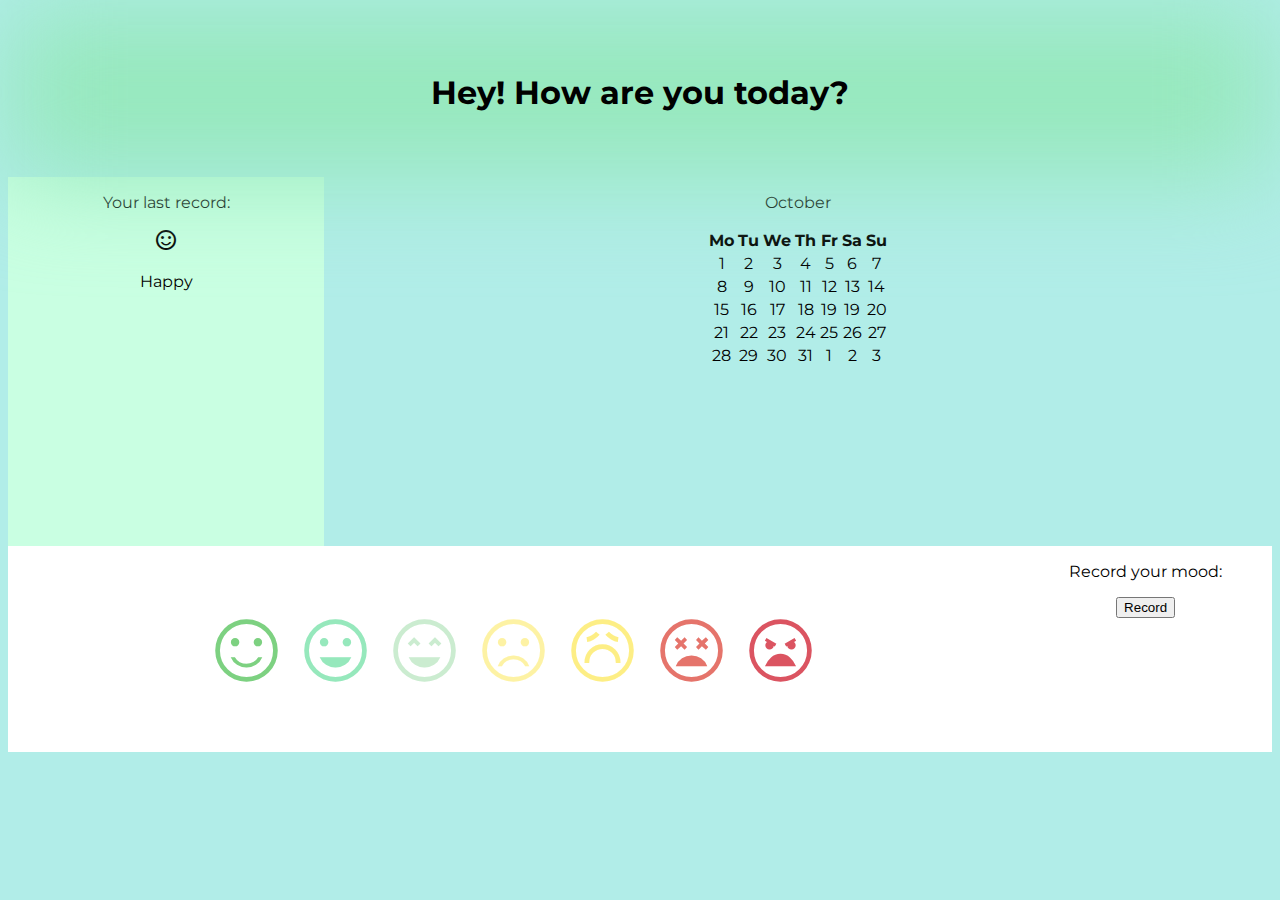
<file: index.html>
<!DOCTYPE html>
<html lang="en">
<head>
    <meta charset="UTF-8">
    <title>Track your mood!</title>
    <link rel="stylesheet" href="style.css">
    <link rel="shortcut icon" href="person_play_24dp_UNDEFINED_FILL1_wght400_GRAD0_opsz24.png" type="image/x-icon">
    <link href="https://fonts.googleapis.com/css2?family=Material+Symbols+Outlined:opsz,wght,FILL,GRAD@20..48,100..700,0..1,-50..200" rel="stylesheet" />
    <link rel="preconnect" href="https://fonts.googleapis.com">
    <link rel="preconnect" href="https://fonts.gstatic.com" crossorigin>
    <link href="https://fonts.googleapis.com/css2?family=DM+Sans:ital,opsz,wght@0,9..40,100..1000;1,9..40,100..1000&family=Montserrat:ital,wght@0,100..900;1,100..900&display=swap" rel="stylesheet">
    
<body>
    <div class="header_box">
        <div class="header_txt">
            <h1>Hey! How are you today?</h1>
        </div>
        <header>
        </header>
    </div>
    <div class="side_menu">
        <p>Your last record:</p>
        <span class="material-symbols-outlined">
            sentiment_satisfied
            </span>
        <p>Happy</p>
    </div>

    <div class="calendar">
        <p>October</p>
        <table>
            
            <tr>
                <th>Mo</th>
                <th>Tu</th>
                <th>We</th>
                <th>Th</th>
                <th>Fr</th>
                <th>Sa</th>
                <th>Su</th>
            </tr>
            <tr>
                <td>1</td>
                <td>2</td>
                <td>3</td>
                <td>4</td>
                <td>5</td>
                <td>6</td>
                <td>7</td>
            </tr>
            <tr>
                <td>8</td>
                <td>9</td>
                <td>10</td>
                <td>11</td>
                <td>12</td>
                <td>13</td>
                <td>14</td>
            </tr>
            <tr>
                <td>15</td>
                <td>16</td>
                <td>17</td>
                <td>18</td>
                <td>19</td>
                <td>19</td>
                <td>20</td>
            </tr>
            <tr>
                <td>21</td>
                <td>22</td>
                <td>23</td>
                <td>24</td>
                <td>25</td>
                <td>26</td>
                <td>27</td>
            </tr>
            <tr>
                <td>28</td>
                <td>29</td>
                <td>30</td>
                <td>31</td>
                <td>1</td>
                <td>2</td>
                <td>3</td>
            </tr>
        </table>
    </div>

    <div class="track">
        <div class="moods">
            <span class="material-symbols-outlined" id="id1">sentiment_satisfied</span>
            <span class="material-symbols-outlined" id="id2">mood</span>
            <span class="material-symbols-outlined" id="id3">sentiment_very_satisfied</span>
            <span class="material-symbols-outlined" id="id4">sentiment_dissatisfied</span>
            <span class="material-symbols-outlined" id="id5">sentiment_sad</span>
            <span class="material-symbols-outlined" id="id6">sentiment_very_dissatisfied</span>
            <span class="material-symbols-outlined" id="id7">sentiment_extremely_dissatisfied</span>
        </div>
        <div class="buttons">
            <p>Record your mood:</p>
            <button>Record</button>
        </div>
    </div>
</body>
</html>
</file>
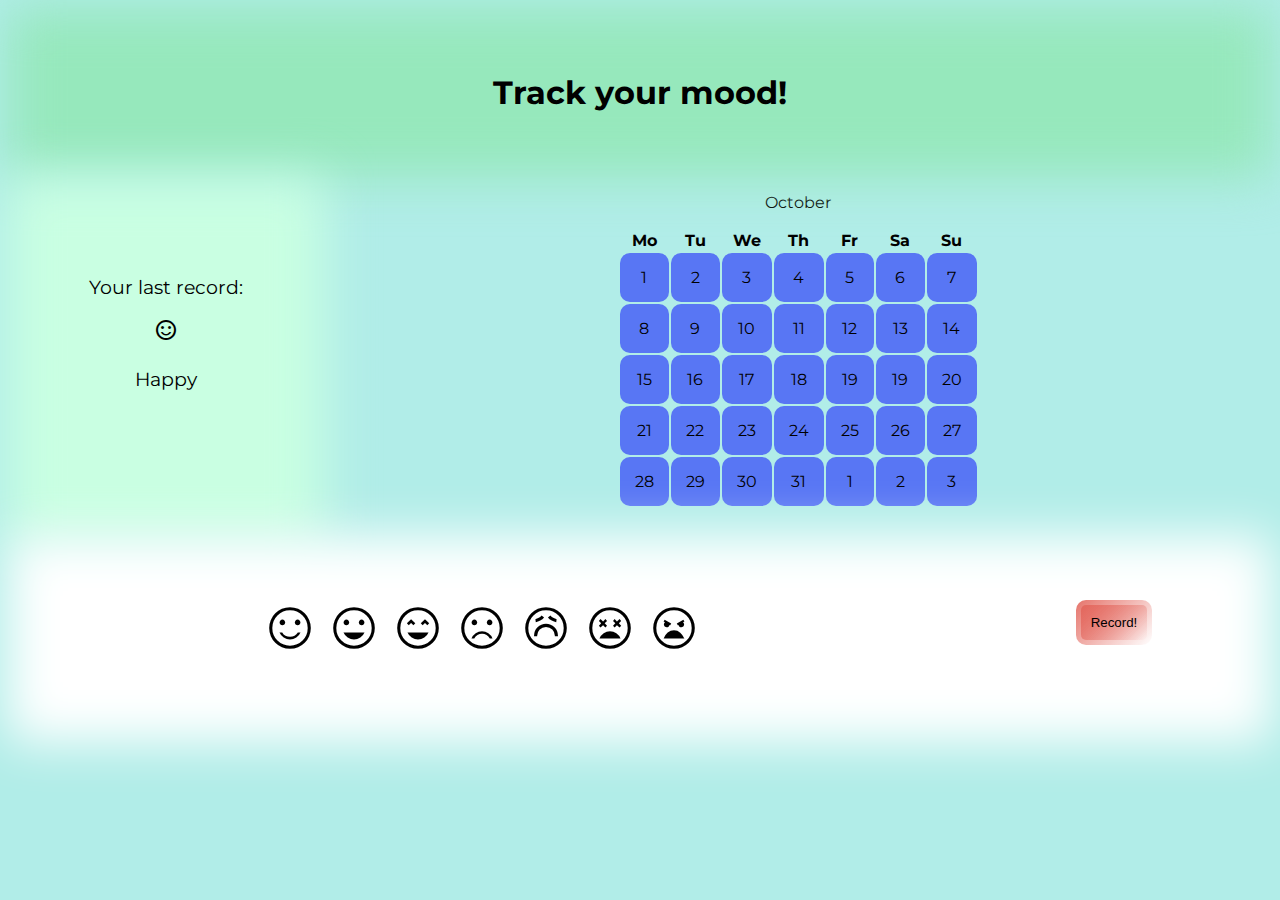
<file: moodila.html>
<!DOCTYPE html>
<html lang="en">
<head>
    <meta charset="UTF-8">
    <title>Moodila</title>
    <link rel="stylesheet" href="moodila_style.css">
    <link rel="shortcut icon" href="person_play_24dp_UNDEFINED_FILL1_wght400_GRAD0_opsz24.png" type="image/x-icon">
    <link href="https://fonts.googleapis.com/css2?family=Material+Symbols+Outlined:opsz,wght,FILL,GRAD@20..48,100..700,0..1,-50..200" rel="stylesheet" />
    <link rel="preconnect" href="https://fonts.googleapis.com">
    <link rel="preconnect" href="https://fonts.gstatic.com" crossorigin>
    <link href="https://fonts.googleapis.com/css2?family=DM+Sans:ital,opsz,wght@0,9..40,100..1000;1,9..40,100..1000&family=Montserrat:ital,wght@0,100..900;1,100..900&display=swap" rel="stylesheet">
</head>
<body>
    <div class="header">
            <h1>Track your mood!</h1>
            <header></header>
    </div>

    <div class="side_menu">
        <div class="side_menu_elements">
            <p>Your last record:</p>
            <span class="material-symbols-outlined">sentiment_satisfied</span>
            <p>Happy</p>
        </div>
            <div class="side_menu_bg"></div>
    </div>

    <div class="calendar">
        <p>October</p>
        <table>
            
            <tr>
                <th>Mo</th>
                <th>Tu</th>
                <th>We</th>
                <th>Th</th>
                <th>Fr</th>
                <th>Sa</th>
                <th>Su</th>
            </tr>
            <tr>
                <td>1</td>
                <td>2</td>
                <td>3</td>
                <td>4</td>
                <td>5</td>
                <td>6</td>
                <td>7</td>
            </tr>
            <tr>
                <td>8</td>
                <td>9</td>
                <td>10</td>
                <td>11</td>
                <td>12</td>
                <td>13</td>
                <td>14</td>
            </tr>
            <tr>
                <td>15</td>
                <td>16</td>
                <td>17</td>
                <td>18</td>
                <td>19</td>
                <td>19</td>
                <td>20</td>
            </tr>
            <tr>
                <td>21</td>
                <td>22</td>
                <td>23</td>
                <td>24</td>
                <td>25</td>
                <td>26</td>
                <td>27</td>
            </tr>
            <tr>
                <td>28</td>
                <td>29</td>
                <td>30</td>
                <td>31</td>
                <td>1</td>
                <td>2</td>
                <td>3</td>
            </tr>
        </table>
    </div>

    <div class="track">
        <div class="moods">
            <span class="material-symbols-outlined" id="id1">sentiment_satisfied</span>
            <span class="material-symbols-outlined" id="id2">mood</span>
            <span class="material-symbols-outlined" id="id3">sentiment_very_satisfied</span>
            <span class="material-symbols-outlined" id="id4">sentiment_dissatisfied</span>
            <span class="material-symbols-outlined" id="id5">sentiment_sad</span>
            <span class="material-symbols-outlined" id="id6">sentiment_very_dissatisfied</span>
            <span class="material-symbols-outlined" id="id7">sentiment_extremely_dissatisfied</span>     
        </div>
        <div class="submit">
            <button>Record!</button>
        </div>
        <div class="track_bg"></div>
    </div>
</body>
</html>
</file>
<file: style.css>
html{
    background-color: #B1EDE8;
    font-family: Montserrat;
}

.header_box{
    position: relative;
    height: 169px;
    text-align: center;
    display: table;
    width: 100%;
}
header{
    background-color: #96E8BC;
    height: 100%;
    width: 100%;
    text-align: center;
    filter: blur(50px);
    -webkit-filter: blur(50px);
    position: absolute;
    top: 0;
    left:0;
    z-index: 1;
}
.header_txt{
    text-align: center;
    width: 100%;
    height: 100%;
    margin: auto;
    display: table-cell;
    vertical-align: middle;
    position: relative;
    z-index: 2;
}

.side_menu, .calendar{
    height: 369px;
    float: left;
}
.side_menu{
    width: 25%;
    background-color: #C9FFE2;
    text-align: center;
}
.calendar{
    width: 75%;
    text-align: center;
    background-color: #B1EDE8;
}
table{
    text-align: center;
    margin: auto;
}
td{
    margin: 108px;
}

.moods, .buttons{
    height: 206px;
    background-color: white;
    text-align: center;
}
.moods{
 float: left;
 width: 80%;
}
.buttons{
    float: left;
    width: 20%;
}

.moods span{
    margin-top: 67px;
    font-size: 75px;
    margin-left: 5px;
    margin-right: 5px;
}
#id1{
    color: #7DD181;
}
#id2{
    color: #96E8BC;
}
#id3{
    color: #CBECD0;
}
#id4{
    color: #FDE74C;
    opacity: 50%;
}
#id5{
    color: #FDDF0E;
    opacity: 50%;
}
#id6{
    color: #E3655B;
    opacity: 90%;
}
#id7{
    color: #DB5461;
}
</file>
<file: moodila_style.css>
html{
    font-family: Montserrat;
    background-color: #B1EDE8;
}

.header{
    position: relative;
    height: 169px;
    display: grid;
    width: 100%;
}
.header h1{
    position: relative;
    z-index: 2;
    margin: auto;
}
header{
    background-color: #96E8BC;
    width: 100%;
    height: 100%;
    filter: blur(25px);
    -webkit-filter: blur(25px);
    position: absolute;
    top: 0;
    left: 0;
    z-index: 1;
}
.side_menu{
    position: relative;
    width: 25%;
    height: 369px;
    text-align: center;
    display: grid;
    float: left;
}
.side_menu_elements{
    padding-top: 25%;
    position: relative;
    z-index: 2;
    width: 100%;
    height: 100%;
    font-size: larger;
}

.side_menu_bg{
    background-color: #C9FFE2;
    height: 100%;
    width: 100%;
    filter: blur(25px);
    -webkit-filter: blur(25px);
    position: absolute;
    top: 0;
    left: 0;
    z-index: 1;
}

.calendar{
    float: left;
    width: 75%;
    height: 369px;
    text-align: center;
}

.calendar table{
    margin: auto;
}
.calendar td{
    padding: 15px;
    background-color: rgba(0, 0, 255, 50%);
    border-radius: 10px;
}

.track{
    width: 100%;
    height:206px ;
    position: relative;
    /* display: grid; */
    margin-top: 359px;
}

.moods{
    text-align: center;
    float: left;
    width: 75%;
    height: 100%;
    position: relative;
    z-index: 2;
}
.submit{
    text-align: center;
    float: left;
    width: 25%;
    height: 100%;
    position: relative;
    z-index: 2;
}

.track_bg{
    background-color: white;
    height: 100%;
    width: 100%;
    filter: blur(25px);
    -webkit-filter: blur(25px);
    position: absolute;
    top: 0;
    left: 0;
    z-index: 1;
}

.moods span{
    margin-top: 6%;
    font-size: 50px;
    margin-left: 5px;
    margin-right: 5px;
}
.submit button{
    margin-top: 17% ;
    background:
    linear-gradient(315deg, rgba(227,101,91, 0), rgba(227,101,91, 0.9)) padding-box,
    linear-gradient(315deg, rgba(227,101,91, 0), rgba(227,101,91, 0.9)) border-box;
    padding: 10px;
    border: 5px solid transparent;
    border-radius: 10px;
}
</file>
